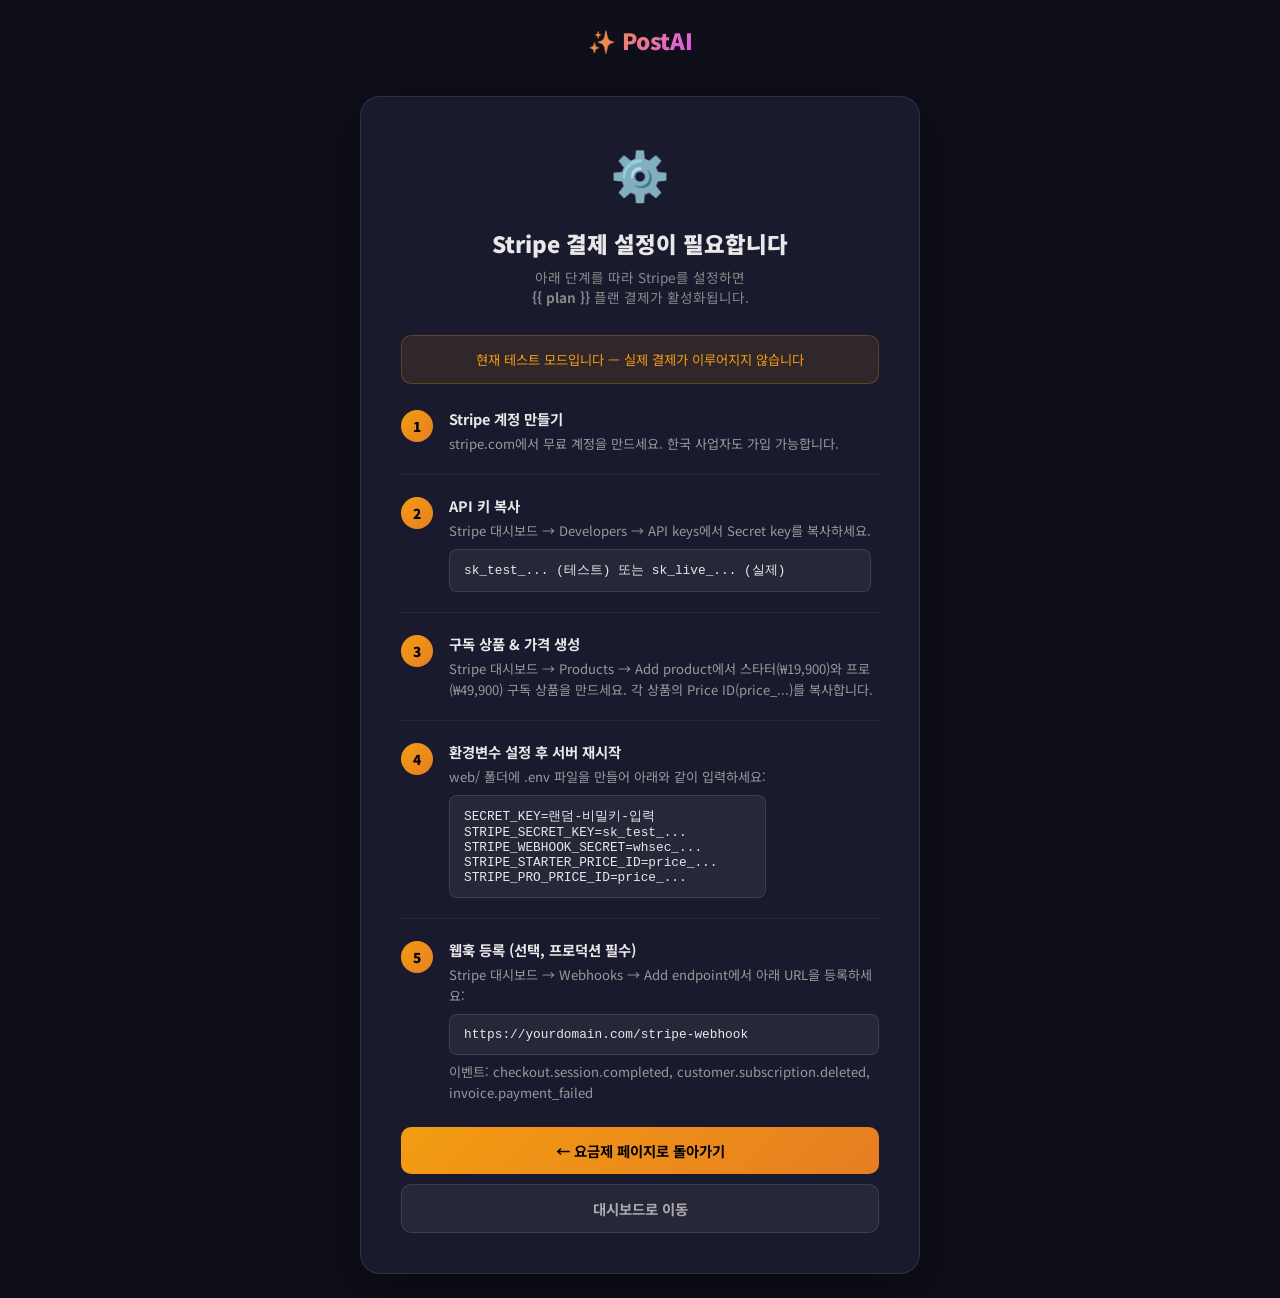
<file: web/templates/stripe_setup.html>
<!DOCTYPE html>
<html lang="ko">
<head>
<meta charset="UTF-8">
<meta name="viewport" content="width=device-width,initial-scale=1.0">
<title>Stripe 설정 필요 — PostAI</title>
<link href="https://fonts.googleapis.com/css2?family=Noto+Sans+KR:wght@400;600;700;900&display=swap" rel="stylesheet">
<style>
*{margin:0;padding:0;box-sizing:border-box}
body{font-family:'Noto Sans KR',sans-serif;background:#0f0f1a;color:#e8e8e8;
  min-height:100vh;display:flex;flex-direction:column;align-items:center;justify-content:center;padding:24px}
.logo{font-size:1.4rem;font-weight:900;background:linear-gradient(135deg,#f39c12,#e056fd);
  -webkit-background-clip:text;-webkit-text-fill-color:transparent;text-decoration:none;
  display:block;text-align:center;margin-bottom:40px}
.card{background:#1a1a2e;border:1px solid rgba(255,255,255,.1);border-radius:20px;
  padding:40px;width:100%;max-width:560px;box-shadow:0 20px 60px rgba(0,0,0,.4)}
.icon{font-size:3rem;text-align:center;margin-bottom:20px;display:block}
h1{font-size:1.4rem;font-weight:900;text-align:center;margin-bottom:8px}
.sub{font-size:.85rem;color:#888;text-align:center;margin-bottom:28px}
.steps{counter-reset:step}
.step{display:flex;gap:16px;margin-bottom:20px;padding-bottom:20px;border-bottom:1px solid rgba(255,255,255,.06)}
.step:last-child{border-bottom:none;margin-bottom:0;padding-bottom:0}
.step-num{width:32px;height:32px;background:linear-gradient(135deg,#f39c12,#e67e22);
  border-radius:50%;display:flex;align-items:center;justify-content:center;
  font-weight:900;font-size:.85rem;color:#000;flex-shrink:0;margin-top:2px}
.step-content h3{font-size:.9rem;font-weight:700;margin-bottom:4px}
.step-content p{font-size:.82rem;color:#999;line-height:1.6}
.code{background:rgba(255,255,255,.06);border:1px solid rgba(255,255,255,.1);
  border-radius:8px;padding:12px 14px;font-family:monospace;font-size:.8rem;
  color:#e8e8e8;margin-top:8px;white-space:pre-wrap;word-break:break-all}
.btn{display:block;padding:13px;border-radius:10px;font-family:inherit;font-size:.9rem;
  font-weight:700;text-decoration:none;text-align:center;margin-top:24px;transition:.2s}
.btn-gold{background:linear-gradient(135deg,#f39c12,#e67e22);color:#000}
.btn-gold:hover{transform:translateY(-1px);box-shadow:0 6px 20px rgba(243,156,18,.3)}
.btn-ghost{background:rgba(255,255,255,.06);color:#aaa;border:1px solid rgba(255,255,255,.1);margin-top:10px}
.btn-ghost:hover{background:rgba(255,255,255,.1);color:#fff}
.alert{background:rgba(243,156,18,.1);border:1px solid rgba(243,156,18,.25);
  border-radius:10px;padding:14px 16px;font-size:.83rem;color:#f39c12;
  margin-bottom:24px;text-align:center}
</style>
</head>
<body>
<a href="/" class="logo">✨ PostAI</a>

<div class="card">
  <span class="icon">⚙️</span>
  <h1>Stripe 결제 설정이 필요합니다</h1>
  <p class="sub">아래 단계를 따라 Stripe를 설정하면<br><strong>{{ plan }}</strong> 플랜 결제가 활성화됩니다.</p>

  <div class="alert">
    현재 테스트 모드입니다 — 실제 결제가 이루어지지 않습니다
  </div>

  <div class="steps">
    <div class="step">
      <div class="step-num">1</div>
      <div class="step-content">
        <h3>Stripe 계정 만들기</h3>
        <p>stripe.com에서 무료 계정을 만드세요. 한국 사업자도 가입 가능합니다.</p>
      </div>
    </div>

    <div class="step">
      <div class="step-num">2</div>
      <div class="step-content">
        <h3>API 키 복사</h3>
        <p>Stripe 대시보드 → Developers → API keys에서 Secret key를 복사하세요.</p>
        <div class="code">sk_test_... (테스트) 또는 sk_live_... (실제)</div>
      </div>
    </div>

    <div class="step">
      <div class="step-num">3</div>
      <div class="step-content">
        <h3>구독 상품 & 가격 생성</h3>
        <p>Stripe 대시보드 → Products → Add product에서 스타터(₩19,900)와 프로(₩49,900) 구독 상품을 만드세요. 각 상품의 Price ID(price_...)를 복사합니다.</p>
      </div>
    </div>

    <div class="step">
      <div class="step-num">4</div>
      <div class="step-content">
        <h3>환경변수 설정 후 서버 재시작</h3>
        <p>web/ 폴더에 .env 파일을 만들어 아래와 같이 입력하세요:</p>
        <div class="code">SECRET_KEY=랜덤-비밀키-입력
STRIPE_SECRET_KEY=sk_test_...
STRIPE_WEBHOOK_SECRET=whsec_...
STRIPE_STARTER_PRICE_ID=price_...
STRIPE_PRO_PRICE_ID=price_...</div>
      </div>
    </div>

    <div class="step">
      <div class="step-num">5</div>
      <div class="step-content">
        <h3>웹훅 등록 (선택, 프로덕션 필수)</h3>
        <p>Stripe 대시보드 → Webhooks → Add endpoint에서 아래 URL을 등록하세요:</p>
        <div class="code">https://yourdomain.com/stripe-webhook</div>
        <p style="margin-top:6px">이벤트: checkout.session.completed, customer.subscription.deleted, invoice.payment_failed</p>
      </div>
    </div>
  </div>

  <a href="/pricing" class="btn btn-gold">← 요금제 페이지로 돌아가기</a>
  <a href="/dashboard" class="btn btn-ghost">대시보드로 이동</a>
</div>
</body>
</html>
</file>
